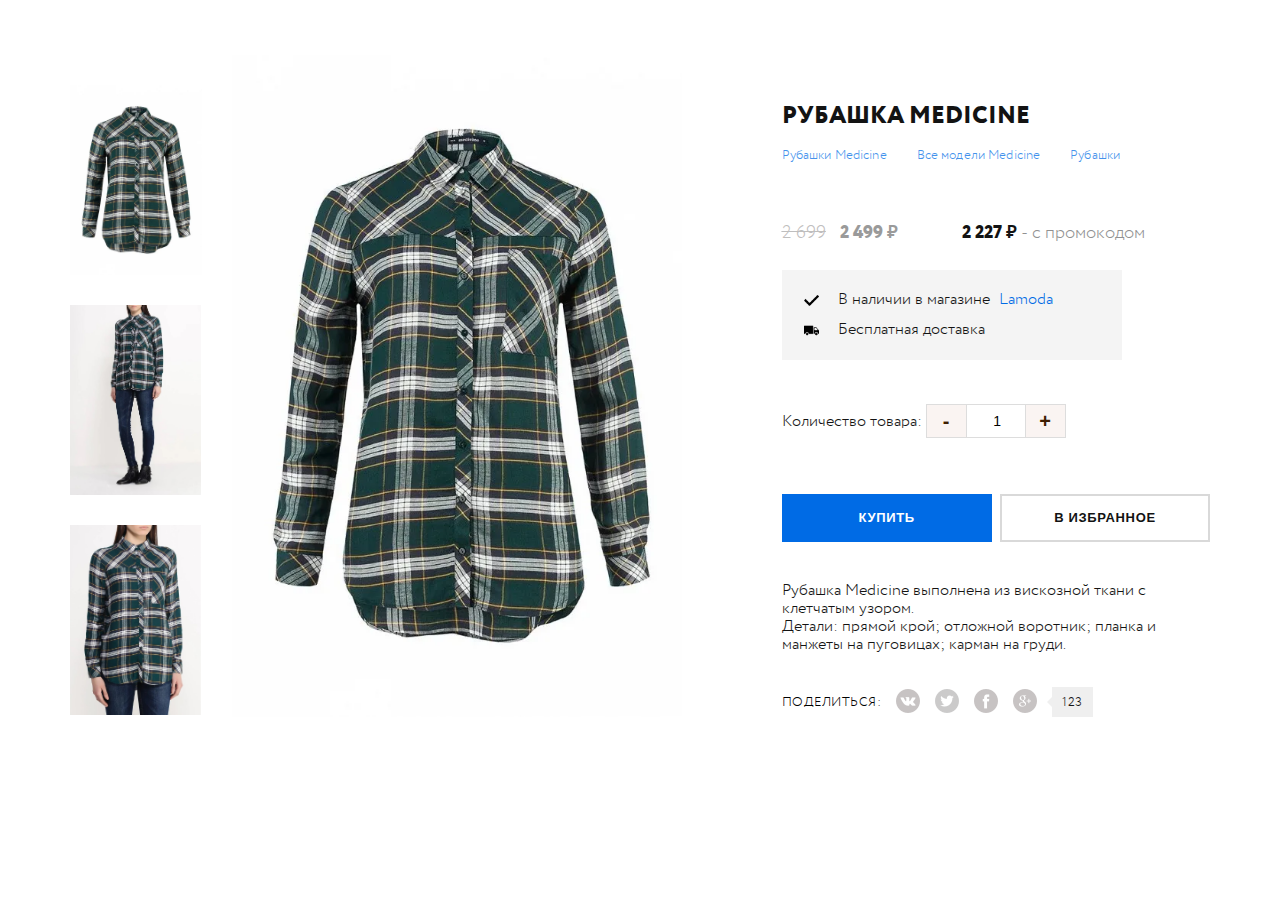
<file: Store/index.html>
<!DOCTYPE html>
<html lang="ru">

<head>
    <meta charset="UTF-8">
    <link rel="stylesheet" href="style.css">
    <title>Рубашка Medicine</title>
    <base target="_blank">
    <link href="Toast/jquery.toast.min.css" rel="stylesheet" type="text/css">
    <script type="text/javascript" src="Jquery/jquery-3.6.0.min.js"></script>
    <script src="Toast/jquery.toast.min.js"></script>
</head>

<body>
    <div class="wrapper">
        <div class="product">
            <!-------IMAGE------------->
            <div class="product__preview">
                <div class="product__preview-choice">
                    <div class="product__preview-item">
                        <img src="images/long_sleeve.jpg" alt="Long Sleeve">
                    </div>
                    <div class="product__preview-item">
                        <img src="images/long_sleeve-two.jpg" alt="Long Sleeve Completely">
                    </div>
                    <div class="product__preview-item">
                        <img src="images/long_sleeve-three.jpg" alt="Long Sleeve Before">
                    </div>

                </div>
                <div class="product__preview-main"></div>
            </div>

            <!-----------------DESCRIPTION------------------->
            <div class="product__description">
                <div class="product__title">рубашка medicine</div>
                <div class="product__categories">
                    <a href="#">Рубашки Medicine</a>
                    <a href="#">Все модели Medicine</a>
                    <a href="#">Рубашки</a>
                </div>
                <div class="product__price">
                    <div class="product__price-actual">
                        <span class="product__price-actual-old"><del>2 699</del></span>
                        <span class="product__price-actual-new price"><b>2 499 </b></span>
                    </div>
                    <div class="product__price-discount">
                        <span class="product__price-discount-value price"><b>2 227 </b></span>
                        <span class="price-discount-promo">- c промокодом</span>
                    </div>
                </div>
                <div class="product__info">
                    <div class="product__info-check">
                        <img src="images/icon-check.png" alt="Check"> В наличии в магазине <a href="#">Lamoda</a>
                    </div>
                    <div class="product__info-check">
                        <img src="images/icon-cargo-truck.png" alt="Delivery"> Бесплатная доставка
                    </div>
                </div>

                <div class="product__counter">
                    <span class="product__counter-text">Количество товара:</span>
                    <div class="number" data-step="1" data-min="1" data-max="100">
                        <input class="number-text" type="text" name="count" value="1">
                        <a href="#" class="number-minus" target="none">-</a>
                        <a href="#" class="number-plus" target="none">+</a>
                    </div>
                </div>
                
                <div class="product__actions">
                    <button class="button__actions button-blue">Купить</button>
                    <button class="button__actions">В избранное</button>
                </div>
                
                <div class="product__text">
                    <p>Рубашка Medicine выполнена из вискозной ткани с клетчатым узором. <br>
                        Детали: прямой крой; отложной
                        воротник; планка и манжеты на пуговицах; карман на груди.</p>
                </div>
                <div class="product__share">
                    <span class="product__share-text">Поделиться:</span>
                    <a href="#"><img src="images/vk.png" alt="vk" target="_blank"></a>
                    <a href="#"><img src="images/twitter.png" alt="twitter" target="_blank"></a>
                    <a href="#"><img src="images/facebook.png" alt="facebook" target="_blank"></a>
                    <a href="#"><img src="images/google-plus.png" alt="google" target="_blank"></a>
                    <a href="#">
                        <div class="product__share-count">123</div>
                    </a>
                </div>

            </div>
        </div>
    </div>
    <script type="text/javascript" src="main.js"></script>
</body>

</html>
</file>
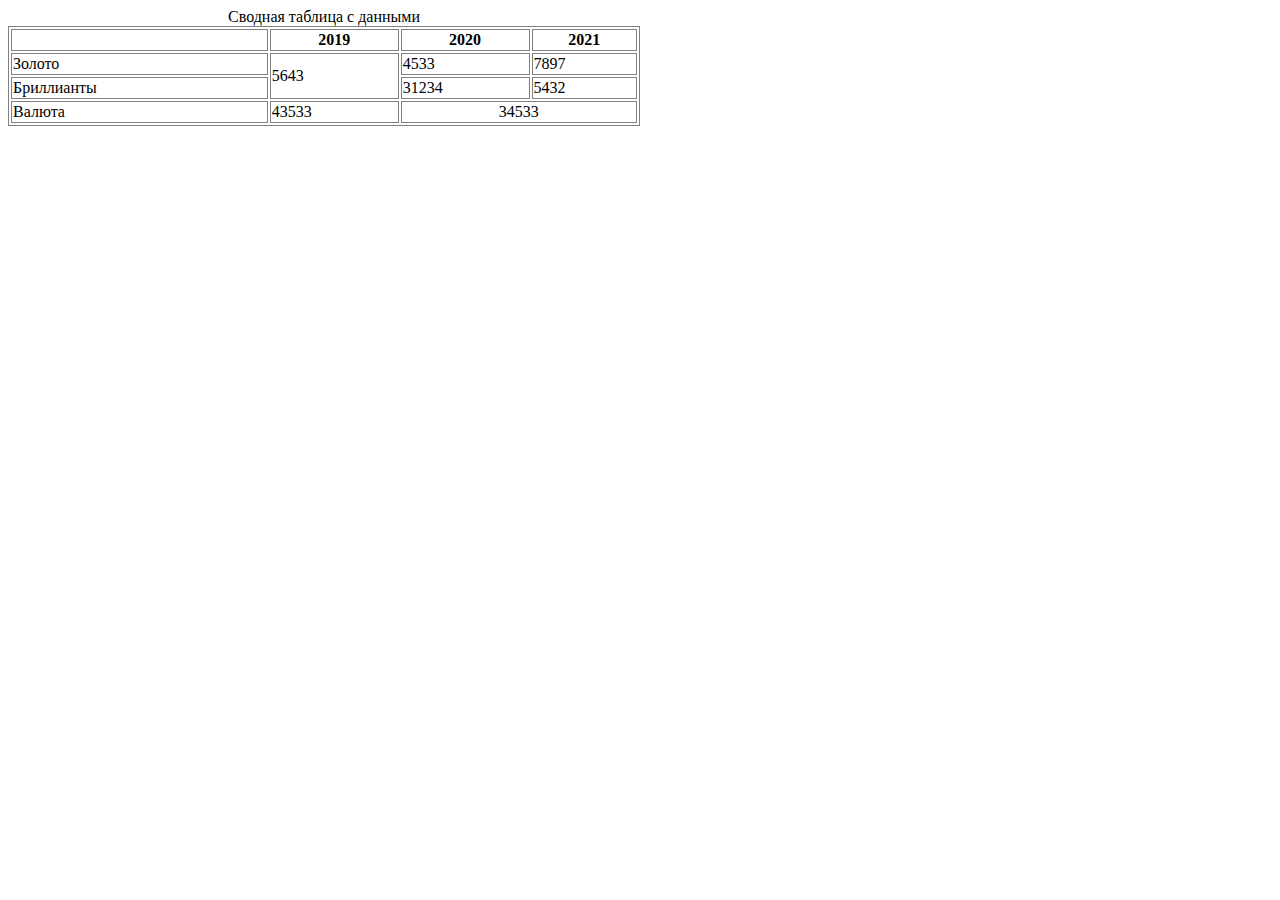
<file: Таблицы, формы и блочная верстка/number_one.html>
<!DOCTYPE html>
<html lang="ru">

<head>
    <meta charset="UTF-8">
    <meta http-equiv="X-UA-Compatible" content="IE=edge">
    <meta name="viewport" content="width=device-width, initial-scale=1.0">
    <link rel="stylesheet" href="style.css">
    <title>Задача № 2 Типичная таблица </title>
</head>

<body>
    <table width="50%">
        <caption>Сводная таблица с данными</caption>
        <tr>
            <th></th>
            <th>2019</th>
            <th>2020</th>
            <th>2021</th>
        </tr>
        <tr>
            <td>Золото</td>
            <td rowspan="2">5643</td>
            <td>4533</td>
            <td>7897</td>
        </tr>
        <tr>
            <td>Бриллианты</td>
            <td>31234</td>
            <td>5432</td>
        </tr>
        <tr>
            <td>Валюта</td>
            <td>43533</td>
            <td class="one" colspan="2">34533</td>
        </tr>
    </table>
</body>

</html>
</file>
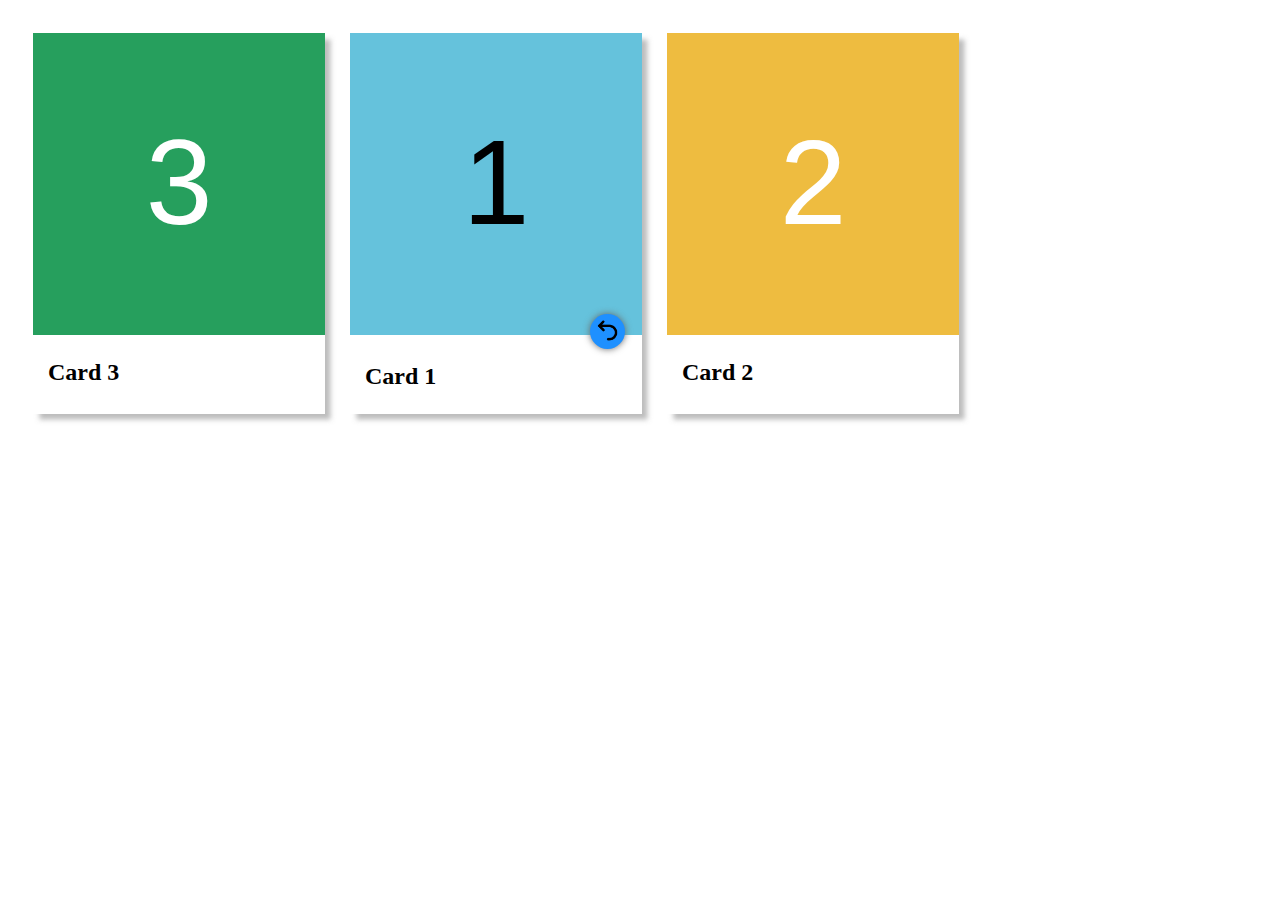
<file: Таблицы, формы и блочная верстка/number_three.html>
<!DOCTYPE html>
<html lang="ru">

<head>
    <meta charset="UTF-8">
    <meta http-equiv="X-UA-Compatible" content="IE=edge">
    <meta name="viewport" content="width=device-width, initial-scale=1.0">
    <link rel="stylesheet" href="style_two.css">
    <title>Верстка блоков, карточки товаров </title>
</head>

<body>
    <div class="base">
        <div class="base__one">
            <div class="base__one-fone">
                <p>3</p>
            </div>
            <h3>Card 3</h3>
        </div>

        <div class="base__two">
            <div class="base__two-fone">
                <p>1</p>
            </div>
            <img src="left_return_arrow_icon_193335.png" alt="Кнопка возврата">
            <h3>Card 1</h3>
        </div>

        <div class="base__three">
            <div class="base__three-fone">
                <p>2</p>
            </div>
            <h3>Card 2</h3>
        </div>

    </div>
</body>

</html>
</file>
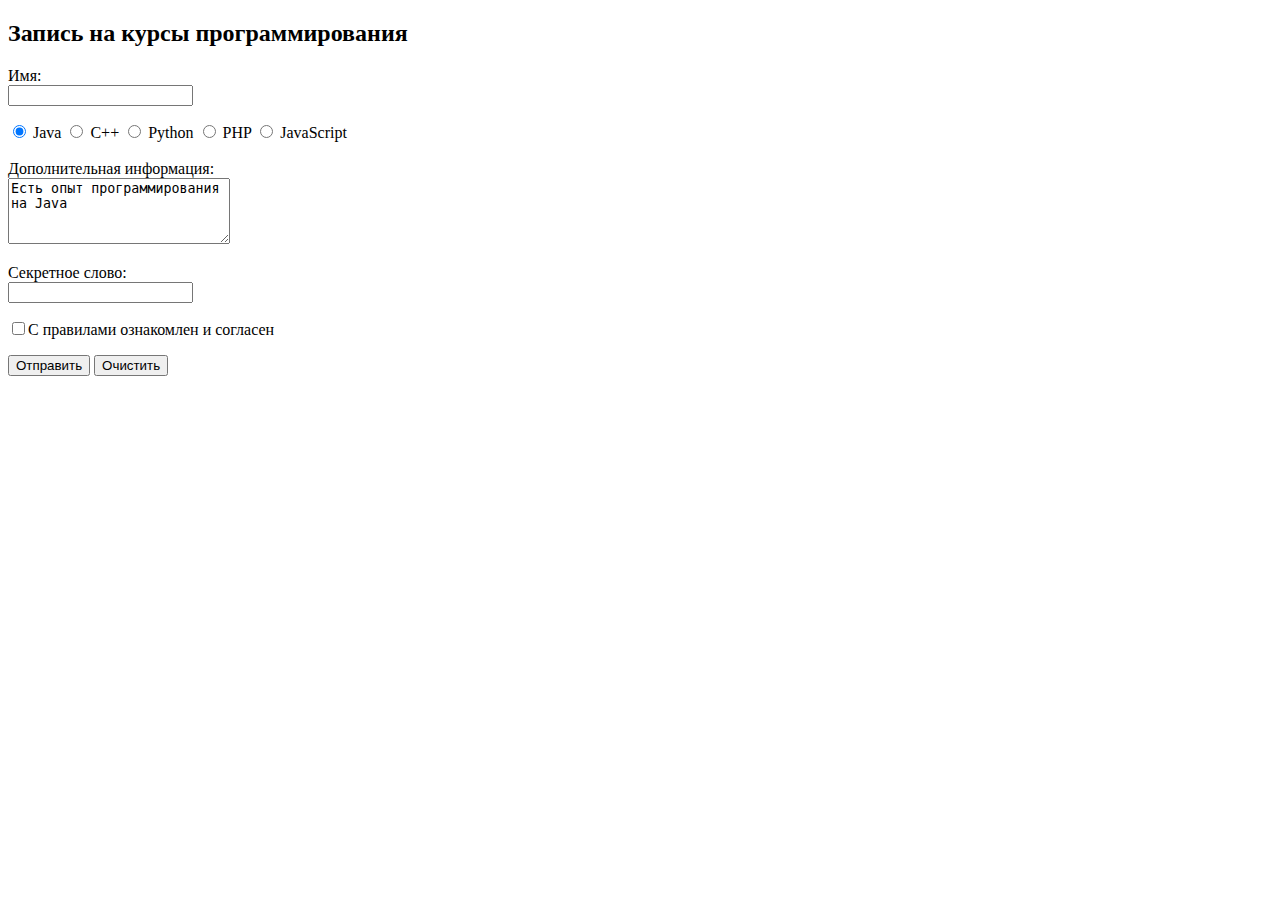
<file: Таблицы, формы и блочная верстка/number_two.html>
<!DOCTYPE html>
<html lang="ru">

<head>
    <meta charset="UTF-8">
    <meta http-equiv="X-UA-Compatible" content="IE=edge">
    <meta name="viewport" content="width=device-width, initial-scale=1.0">
    <title>Задача № 4 Запись на курсы программирования </title>
</head>

<body>
    <form action="#" method="post">
        <h2>Запись на курсы программирования</h2>
        <p>Имя: <br> <input type="text"></p>

        <div>
            <input type="radio" name="language" value="java" checked>
            <label>Java</label>
            <input type="radio" name="language" value="c">
            <label>C++</label>
            <input type="radio" name="language" value="python">
            <label>Python</label>
            <input type="radio" name="language" value="php">
            <label>PHP</label>
            <input type="radio" name="language" value="js">
            <label>JavaScript</label>
        </div>


        <br>

        <label> Дополнительная информация:</label><br>
        <textarea name="information" cols="25" rows="4">Есть опыт программирования на Java</textarea>

        <p>Секретное слово: <br> <input type="password" minlength="10" maxlength="20"></p>

        <p><input type="checkbox" unchecked>С правилами ознакомлен и согласен</p>
        <input type="submit" value="Отправить">
        <input type="reset" value="Очистить">

    </form>
</body>

</html>
</file>
<file: Store/style.css>
@font-face {
    font-family: "Circe";
    font-style: normal;
    font-weight: 300;

    src: local("Circe"),
        url("fonts/circe/circe_300.woff2") format("woff2"),
        url("fonts/circe/circe_300.woff") format("woff");
}

@font-face {
    font-family: "Circe";
    font-style: normal;
    font-weight: 600;

    src: local("Circe"),
        url("fonts/circe/circe_600.woff2") format("woff2"),
        url("fonts/circe/circe_600.woff") format("woff");
}

@font-face {
    font-family: "Circe";
    font-style: normal;
    font-weight: 700;

    src: local("Circe"),
        url("fonts/circe/circe_700.woff2") format("woff2"),
        url("fonts/circe/circe_700.woff") format("woff");
}
/* Обнуление */
*,
*::before,
*::after {
    padding: 0;
    margin: 0;
    border: 0;
    box-sizing: border-box;
}
body{
    font: 1.65rem/1.2 "Circe", sans-serif;
    font-size: 16px;
    font-weight: 300;
    line-height: 1;
    margin: 0;
    padding: 0;
    color: #131313;
}
a{
    text-decoration: none;
}
.wrapper {
    max-width: 1140px;
    min-width: 420px;
    padding: 25px 0 70px 0;
    margin: 30px auto;
}
.product {
    display: flex;
    justify-content: space-between;
}
.product__preview {
    display: flex;
}
.product__preview-choice {
    display: flex;
    flex-direction: column;
}
.product__preview-item{
    overflow: hidden;

    display: flex;

    align-items: center;
}
.product__preview-item img{
    object-fit: cover;
    overflow: hidden;
}
.product__preview-item img:hover{
    border: 3px solid #d9d9d9;
}
.product__preview-choice img {
    max-width: 240px;
    max-height: 190px;
    margin-top: 30px;
}
.product__preview-main {
    background-image: url(images/long_sleeve.jpg);
    overflow: hidden;
    display: flex;
    justify-content: center;
    align-items: center;
    background-size: cover;
    background-repeat: no-repeat;
    object-fit: cover;
    width: 450px;
    height: auto;
    margin-left: 30px;
}

/*------------------------------*/
.product__description {
    margin-left: 100px;
    padding-top: 50px;
}
.product__title {
    font-size: 24px;
    font-weight: 700;
    text-transform: uppercase;
    line-height: 24px;
}
/*------------------------------*/
.product__categories {
    margin-top: 20px;
    display: flex;
    color: #006be5;
    font-size: 13px;
    letter-spacing: 0.13px;
}
.product__categories a{
    margin: 0 30px 0px 0px;
    text-decoration: none;
    transition: color 0.5s linear;
    color: #4492ec;
}
.product__categories a:hover{
    color: #0a0051;
}
/*------------------------------*/
.product__price {
    margin-top: 56px;
    display: flex;
    font-size: 18px;
    line-height: 30px;
}
.product__price-actual {
    margin-right: 10px;
}
.product__price-actual-old{
    color: #bfbebe;
    text-decoration: line-through;
    margin-right: 10px;
}
.product__price-actual-new{
    color: #9a9a9a;
    font-weight: 600;
}
.product__price-discount {
    margin-left: 54px;
}
.product__price-discount-value{
    font-weight: 600; 
}
.price-discount-promo {
    color: #919191;
}
.price::after{
    content:" \20BD"
}

/*--------------------------------*/
.product__info {
    margin-top:22px;
    background-color: #f4f4f4;
    font-size: 13px;
    line-height: 30px;
    max-width: 340px;
    padding: 15px 22px;
}
.product__info-check  {
    font-size: 16px;
}
.product__info-check a {
    color: #006be5;
    display: inline-block;
    margin-left: 5px;
}
.product__info-check img{
    max-width: 15px;
    max-height: 15px;
    margin-right: 15px;
    vertical-align: middle;
}

/*--------------------------------*/
.product__actions {
    margin-top: 56px;
    display: flex;
    justify-content: space-between;
}
.button__actions {
    cursor: pointer;
    color: #131313;
    background-color: white;
    border: 2px solid #d9d9d9;
    padding: 0 15px;
    height: 48px;
    line-height: 48px;
    font-size: 13px;
    font-weight: 700;
    text-transform: uppercase;
    letter-spacing: 0.65px;
    min-width: 210px;
    display: flex;
    justify-content: center;
    align-items: center;
}
.button-blue{
    color: white;
    background-color: #006be5;
    border: 2px solid #006be5;
}

/*--------------------------------*/
.product__text {
    max-width: 450px;
    margin-top: 40px;
    font-size: 16px;
    line-height: 18px;
}

/*--------------------------------*/
.product__share{
    display: flex;
    color: black;
    font-size: 18px;
    font-weight: 300;
    line-height: 16px;
    text-transform: uppercase;
    letter-spacing: 0.65px;
    margin-top: 35px;
}
.product__share-text{
    text-transform: uppercase;
    font-size: 13px;
    line-height: 18px;
    letter-spacing: 0.5px;
    margin-right: 15px;
    padding-top: 5px;
}
.product__share img{
    color: #cccccc;
    margin-right: 15px;
    transition: color 0.5s linear;
    vertical-align: middle;
    padding-bottom: 2px;
}
.product__share img:hover{
    color: #000000;
}
.product__share-count{
    padding: 0 10px;
    font-size: 13px;
    line-height: 13px;
    background-color: #efefef;
    position: relative;
    color: #131313;
    height: 30px;
    transition: outline 0.5s linear;
    display: flex;
    align-items: center;
    margin-top: -2px;
}
.product__share-count::before{
    content: '';
    position: absolute;
    left: -10px;
    border: 5px solid transparent;
    border-right: 5px solid #efefef;
}
.product__share-count:hover::before{
    border-right-color: #131313;
}
.product__share-count:hover{
    outline: 1px solid #131313;
}

/*------------------------------*/
.number {
	user-select: none;
	position: relative;
	text-align: left;
	padding: 0;
	width: 140px;
	border: 1px solid #ddd;
	display: inline-block;
}
.number-minus, .number-plus {
	position: absolute;
	top: 0;
	width: 40px;
	height: 32px;
	line-height: 32px;
	display: block;
	background: #faf4f2;
	font-size: 20px;
	font-weight: 600;
	text-align: center;
	font-family: arial;
	color: #3e1e02;
	text-decoration: none;
}
.number-minus {
	left: 0;
	border-right: 1px solid #ddd;
}
.number-plus {
	right: 0;
	border-left: 1px solid #ddd;
}
.number-minus:hover, .number-plus:hover {
	background: #fffcfb;
}
.number-minus:active, .number-plus:active {
	background: #e8e4e2;
}
.number-text{
	display: inline-block;
	font-size: 14px;
	color: #000;
	line-height: 32px;
	height: 32px;
	padding: 0;
	margin: 0 0 0 42px;
	background: #fff;
	outline: none;
	border: none;
	width: 57px;
	text-align: center;
}
.product__counter{
    margin-top: 44px;
}
</file>
<file: Таблицы, формы и блочная верстка/style.css>
table {
    border: 1px solid grey;
}

th {
    border: 1px solid grey;
}


td {
    border: 1px solid grey;
}

.one {
    text-align: center;
}

caption {
    text-align: center;
}
</file>
<file: Таблицы, формы и блочная верстка/style_two.css>
.base {
    display: flex;
}
p{
    text-align: center;
    font-size: 120px;
    margin-top: 20px;
    padding-top: 40px;
    font-family: Arial, Helvetica, sans-serif;
}
h3 {
    font-size: 24px;
    padding-left: 15px;
}
img{
    border-radius: 360px; /* Радиус скругления */
    box-shadow: 0 0 7px #666; /* Параметры тени */
    background-color: #1E90FF;
    max-width: 35px;
    max-height: 35px;
    margin-left: 240px;
    margin-top: -40px;
}
.base__two h3 {
    font-size: 24px;
    padding-left: 15px;
    margin-top: 10px;
}
.base__one {
    outline: 2px solid none; 
    margin: 25px;
    box-shadow: 0.4em 0.4em 5px rgba(122,122,122,0.5);
}
.base__one-fone {
    width: 292px;
    height: 282px;
    background-color: rgb(38, 159, 93);
    color: white;
    padding-top: 20px;
}
.base__two{
    outline: 2px solid none;
    margin: 25px 0px 25px 0px;
    box-shadow: 0.4em 0.4em 5px rgba(122,122,122,0.5);
}
.base__two-fone {
    width: 292px;
    height: 282px;
    background-color: rgb(101, 194, 220);
    color: black;
    padding-top: 20px;
}
.base__three{
    outline: 2px solid none; 
    margin: 25px 0px 25px 25px;
    box-shadow: 0.4em 0.4em 5px rgba(122,122,122,0.5);
}
.base__three-fone {
    width: 292px;
    height: 282px;
    background-color: rgb(238, 188, 64);
    color: white;
    padding-top: 20px;
}
</file>
